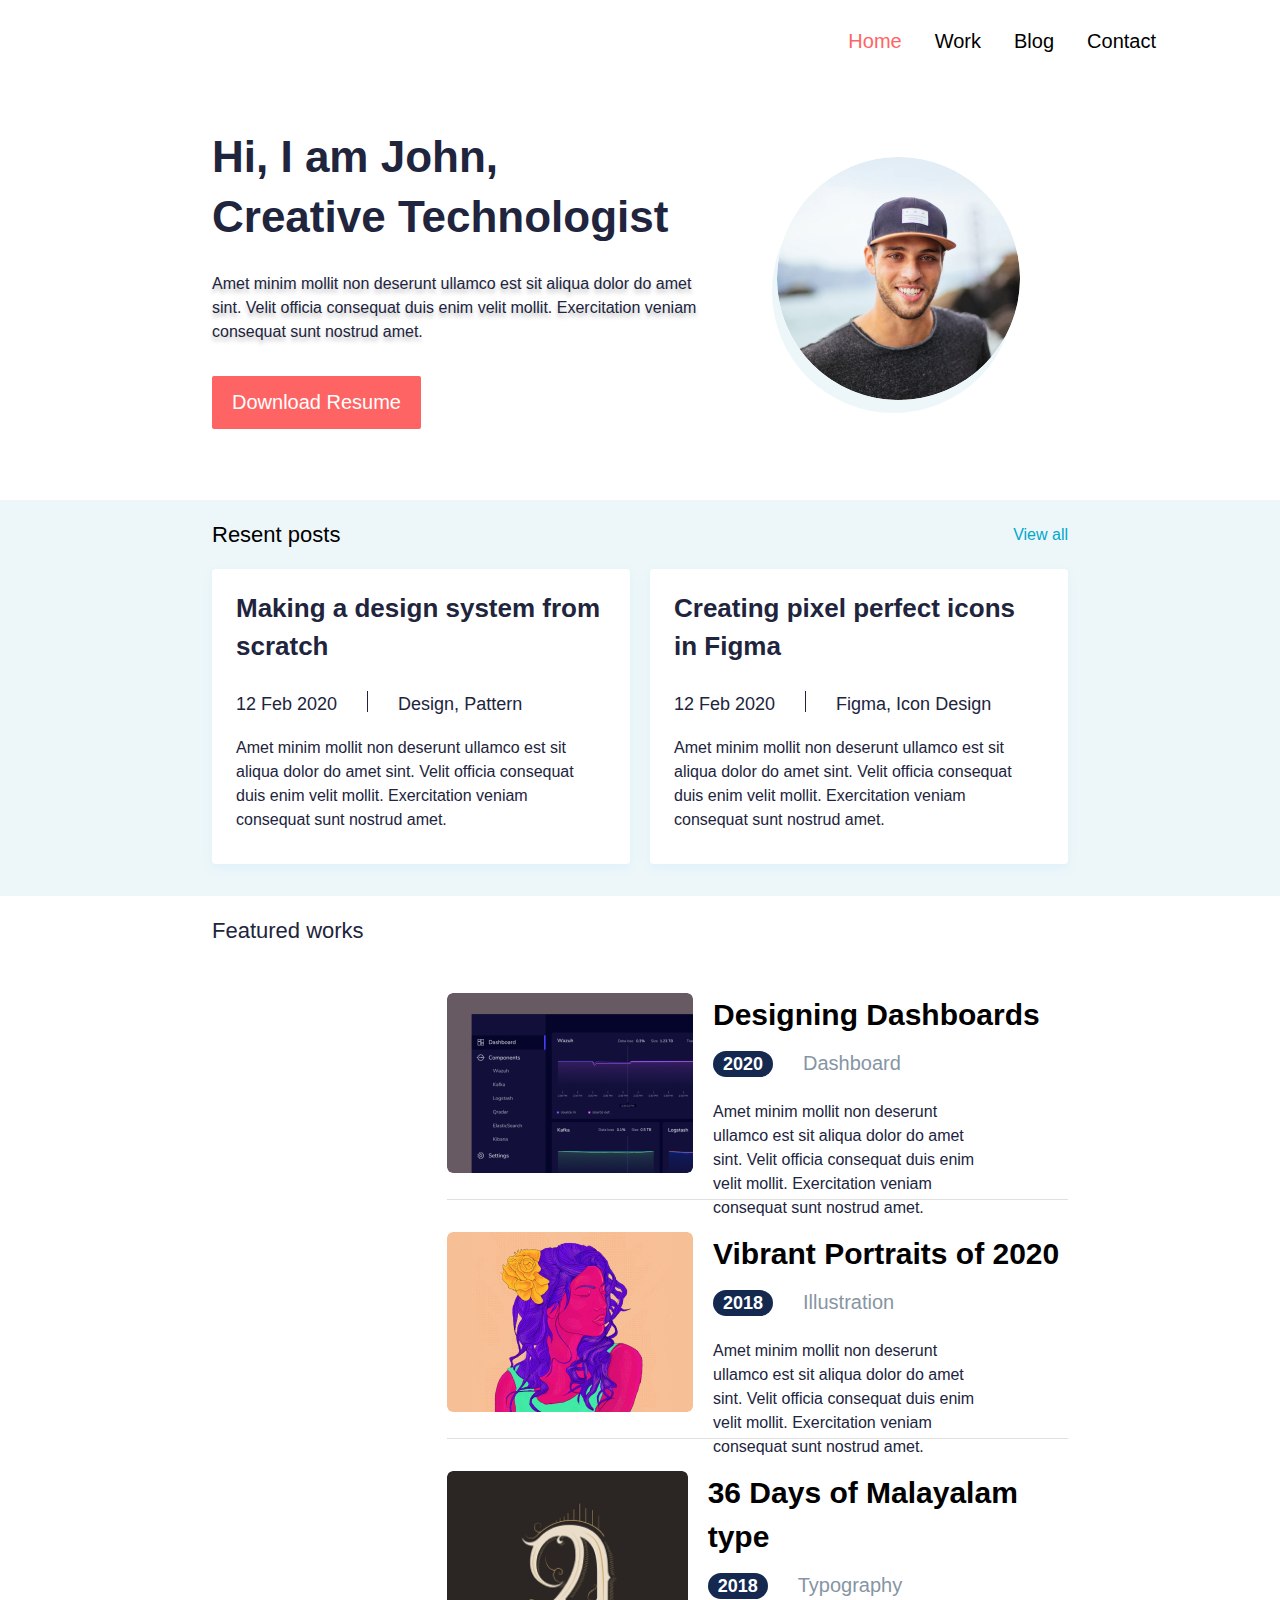
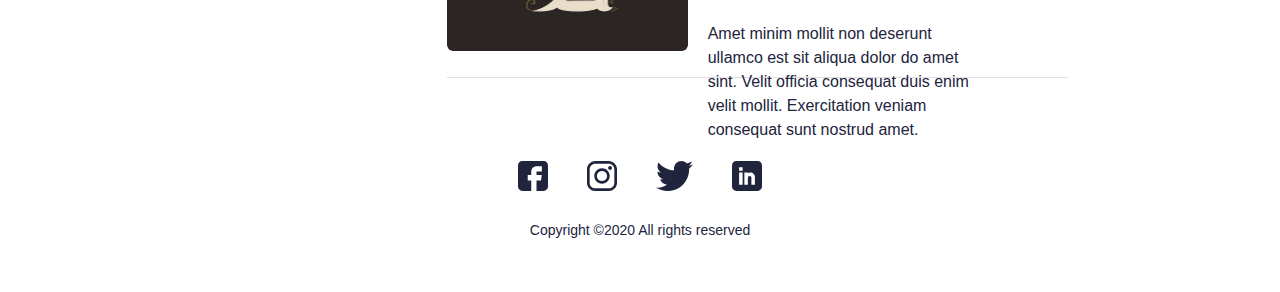
<file: index.html>
<!DOCTYPE html>
<html lang="en">
<head>
    <meta charset="UTF-8">
    <meta http-equiv="X-UA-Compatible" content="IE=edge">
    <meta name="viewport" content="width=device-width, initial-scale=1.0">
    <title>Document</title>
    <!-- <link rel="stylesheet" media='screen and (max-width: 375px)' href="css/style_mobile.css"> -->
    <!-- <link rel="stylesheet" href="css/style.css"> -->
    <!-- <link rel="stylesheet" href="css/style_mobile.css"> -->

    <link rel="stylesheet" media="screen and (min-width: 376px)" href="css/style.css">
    <link rel="stylesheet" media="screen and (max-width: 376px)" href="css/style_mobile.css">

    <!--The code snippet to guide me to the different break-points-->
    <!-- <link rel="stylesheet" media='screen and (min-width: 140px) and (max-width: 380px)' href="phone.css"/>
    <link rel="stylesheet" media='screen and (min-width: 381px) and (max-width: 700px)' href="tablet.css"/> -->
</head>
<body>
    <header>
        <nav>
            <a href="index.html" class = "active">Home</a>
            <a href="work.html">Work</a>
            <a href="blog.html">Blog</a>
            <a href="contact.html">Contact</a> 
        </nav>
        <!--mobile-->
        <div class="mobile_header">
            <img src="images/mobile_icon_menu.svg" alt="icon menu" class="icon_menu">
        </div>
        <!--end mobile-->
    </header>
    <div id="bl_in_container">
        <div id="block_one">
            <div id="cont_left">
                <h1 class="mob_h">Hi, I am John,<br> Creative Technologist</h1>
                <p id="inform">Amet minim mollit non deserunt ullamco est sit aliqua dolor do amet sint. Velit officia consequat duis enim velit mollit. Exercitation veniam consequat sunt nostrud amet.</p>
                <button type="button">Download Resume</button>
            </div>
            <div id="cont_right">
                <img src="images/avatar.png" alt="Avatar" class="avatar mob_avatar">
            </div>
        </div>
    </div>
    <!-- Block2 "Recent Posts", where we have blue background with two small cards -->
    <div id="bl_container">
        <div id="block_two">
            <div class="shapka_small">
                <p class="twenty-two">Resent posts</p>
                <a id="link_view" href="view_all.html">View all</a>
            </div>
            <div id="two_cards">
                <div class="card_bare">
                    <h3>Making a design system from scratch</h3>
                    <div class="date_subj">
                        <p class="slightly_bigger">12 Feb 2020</p>
                        <div class="separator"></div>
                        <p class="slightly_bigger">Design, Pattern</p>
                    </div>
                    <p class="text_card">Amet minim mollit non deserunt ullamco est sit aliqua dolor do amet sint. Velit officia consequat duis enim velit mollit. Exercitation veniam consequat sunt nostrud amet.</p>
                </div>
                <div class="card_bare last">
                    <h3>Creating pixel perfect icons in Figma</h3>
                    <div class="date_subj">
                        <p class="slightly_bigger">12 Feb 2020</p>
                        <div class="separator"></div>
                        <p class="slightly_bigger">Figma, Icon Design</p>
                    </div>
                    <p class="text_card">Amet minim mollit non deserunt ullamco est sit aliqua dolor do amet sint. Velit officia consequat duis enim velit mollit. Exercitation veniam consequat sunt nostrud amet.</p>
                </div>
            </div>
        </div>
    </div>
     <!--Block3 "Featured Works" -->
    <div id="block_three">
        <div class="shapka_small" id="seco">
            <p class="twenty-two_dop">Featured works</p>
        </div>
        <div id="card_container">
            <div class="card_featured_work">
                <img src="images/featured1.png" alt="featured work one" class="featured">
                <div class="card_right">
                    <h2 class="h_two_mobile">Designing Dashboards</h2>
                    <p class="round_date">2020</p>
                    <p class="twenty_grey">Dashboard</p>
                    <p class="sm_text">Amet minim mollit non deserunt ullamco est sit aliqua dolor do amet sint. Velit officia consequat duis enim velit mollit. Exercitation veniam consequat sunt nostrud amet.</p>
                </div>
            </div>
            <div class="card_featured_work two">
                <img src="images/featured2.png" alt="featured work two" class="featured">  
                <div class="card_right">
                    <h2>Vibrant Portraits of 2020</h2>
                    <p class="round_date">2018</p>
                    <p class="twenty_grey">Illustration</p>
                    <p class="sm_text">Amet minim mollit non deserunt ullamco est sit aliqua dolor do amet sint. Velit officia consequat duis enim velit mollit. Exercitation veniam consequat sunt nostrud amet.</p>
                </div>
            </div>
            <div class="card_featured_work three">
                <img src="images/featured3.png" alt="featured work three" class="featured">  
                <div class="card_right">
                    <h2>36 Days of Malayalam type</h2>
                    <p class="round_date">2018</p>
                    <p class="twenty_grey">Typography</p>
                    <p class="sm_text">Amet minim mollit non deserunt ullamco est sit aliqua dolor do amet sint. Velit officia consequat duis enim velit mollit. Exercitation veniam consequat sunt nostrud amet.</p>
                </div>
            </div>
        </div>    
    </div>
    <footer>
        <div class="socials">
            <img src="images/i1_fb.svg" alt="facebook icon" class="social_media">
            <img src="images/i2_insta.svg" alt="instagram icon" class="social_media">
            <img src="images/i3_twitter.svg" alt="twitter icon" class="social_media">
            <img src="images/i4_linkedin.svg" alt="linkedin icon" class="social_media" id="last">
        </div>
        <p class="copyr">Copyright ©2020 All rights reserved </p>
    </footer>
</body>
</html>
</file>
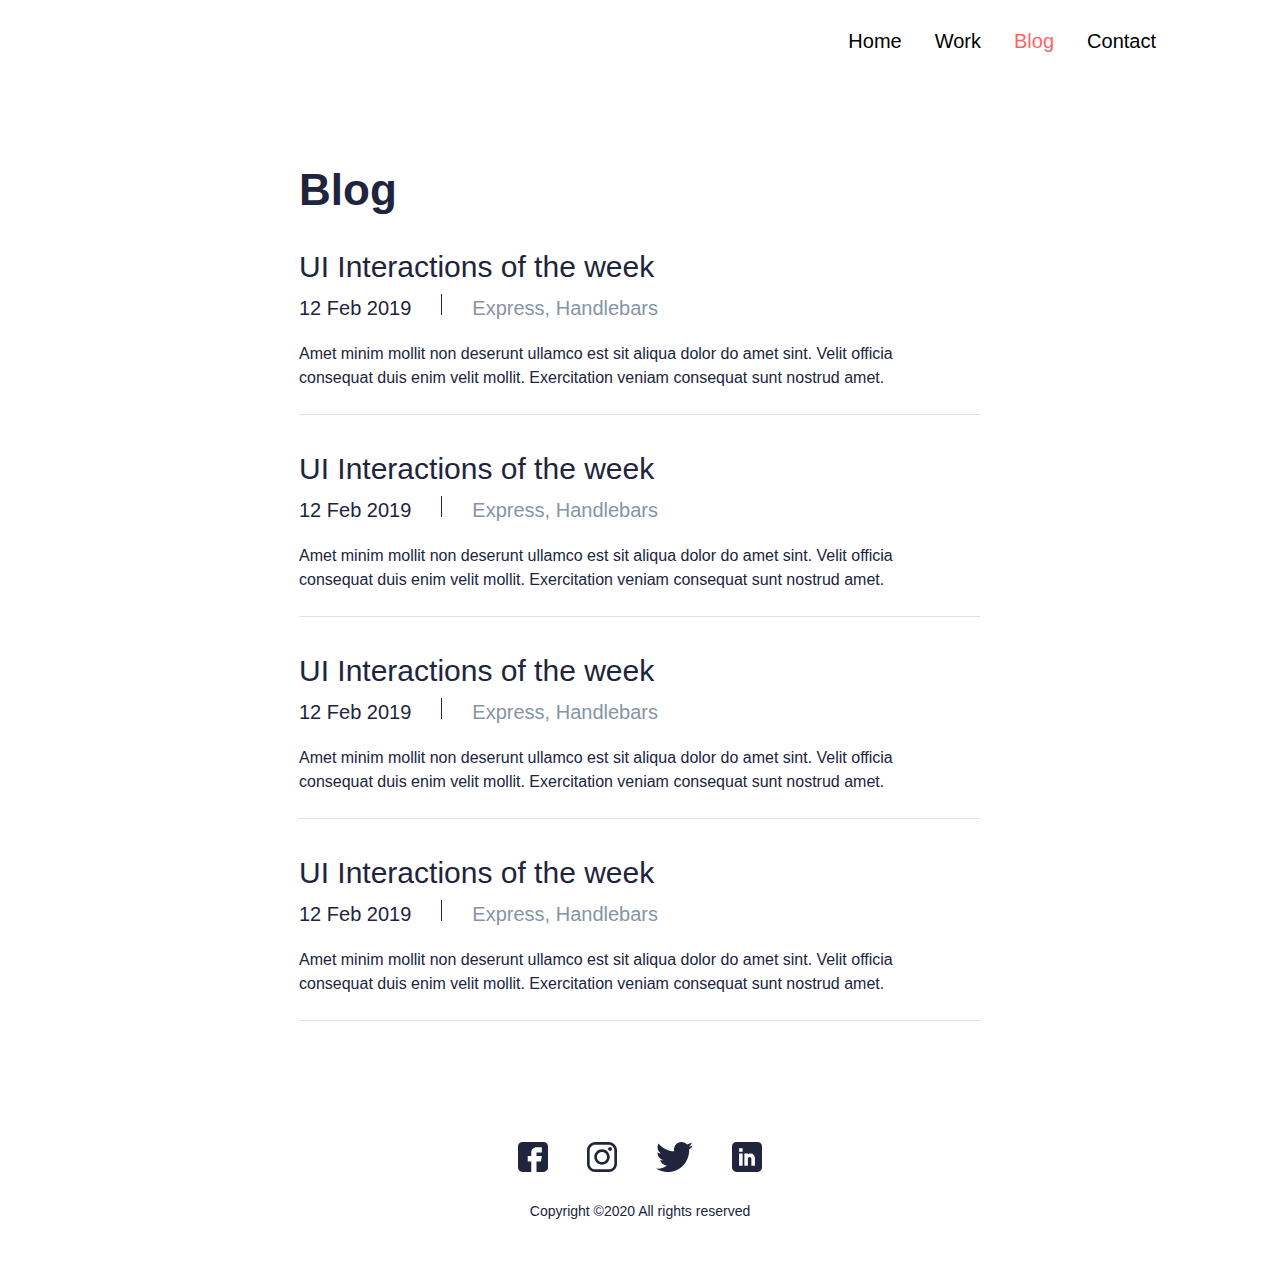
<file: blog.html>
<!DOCTYPE html>
<html lang="en">
<head>
    <meta charset="UTF-8">
    <meta http-equiv="X-UA-Compatible" content="IE=edge">
    <meta name="viewport" content="width=device-width, initial-scale=1.0">
    <title>Document</title>
    <!-- <link rel="stylesheet" href="css/style.css"> -->
    <!-- <link rel="stylesheet" href="css/style_mobile.css"> -->

    <link rel="stylesheet" media="screen and (min-width: 376px)" href="css/style.css">
    <link rel="stylesheet" media="screen and (max-width: 376px)" href="css/style_mobile.css">
</head>
<body>
    <header>
        <nav>
            <a href="index.html">Home</a>
            <a href="work.html">Work</a>
			<a href="blog.html" class = "active">Blog</a>
			<a href="contact.html">Contact</a> 
        </nav>
        <!--mobile-->
        <div class="mobile_header">
            <img src="images/mobile_icon_menu.svg" alt="icon menu" class="icon_menu">
        </div>
        <!--end mobile-->
    </header>
    <h1 class="page_title">Blog</h1>
    <div id="Block_card_container">
        <div class="Block_card">
            <h4>UI Interactions of the week</h4>
            <div class="date_subj">
                <p class="slightly_bigger20">12 Feb 2019</p>
                <div class="separator"></div>
                <p class="slightly_bigger20 light">Express, Handlebars</p>
            </div>
            <p class="text_card otstup">Amet minim mollit non deserunt ullamco est sit aliqua dolor do amet sint. Velit officia consequat duis enim velit mollit. Exercitation veniam consequat sunt nostrud amet.</p>
        </div>
        <div class="Block_card">
            <h4>UI Interactions of the week</h4>
            <div class="date_subj">
                <p class="slightly_bigger20">12 Feb 2019</p>
                <div class="separator"></div>
                <p class="slightly_bigger20 light">Express, Handlebars</p>
            </div>
            <p class="text_card otstup">Amet minim mollit non deserunt ullamco est sit aliqua dolor do amet sint. Velit officia consequat duis enim velit mollit. Exercitation veniam consequat sunt nostrud amet.</p>
        </div>
        <div class="Block_card">
            <h4>UI Interactions of the week</h4>
            <div class="date_subj">
                <p class="slightly_bigger20">12 Feb 2019</p>
                <div class="separator"></div>
                <p class="slightly_bigger20 light">Express, Handlebars</p>
            </div>
            <p class="text_card otstup">Amet minim mollit non deserunt ullamco est sit aliqua dolor do amet sint. Velit officia consequat duis enim velit mollit. Exercitation veniam consequat sunt nostrud amet.</p>
        </div>
        <div class="Block_card">
            <h4>UI Interactions of the week</h4>
            <div class="date_subj">
                <p class="slightly_bigger20">12 Feb 2019</p>
                <div class="separator"></div>
                <p class="slightly_bigger20 light">Express, Handlebars</p>
            </div>
            <p class="text_card otstup">Amet minim mollit non deserunt ullamco est sit aliqua dolor do amet sint. Velit officia consequat duis enim velit mollit. Exercitation veniam consequat sunt nostrud amet.</p>
        </div>
    </div>

    <footer class="f_bl">
        <div class="socials">
            <img src="images/i1_fb.svg" alt="facebook icon" class="social_media">
            <img src="images/i2_insta.svg" alt="instagram icon" class="social_media">
            <img src="images/i3_twitter.svg" alt="twitter icon" class="social_media">
            <img src="images/i4_linkedin.svg" alt="linkedin icon" class="social_media" id="last">
        </div>
        <p class="copyr">Copyright ©2020 All rights reserved </p>
    </footer>
</body>
</html>
</file>
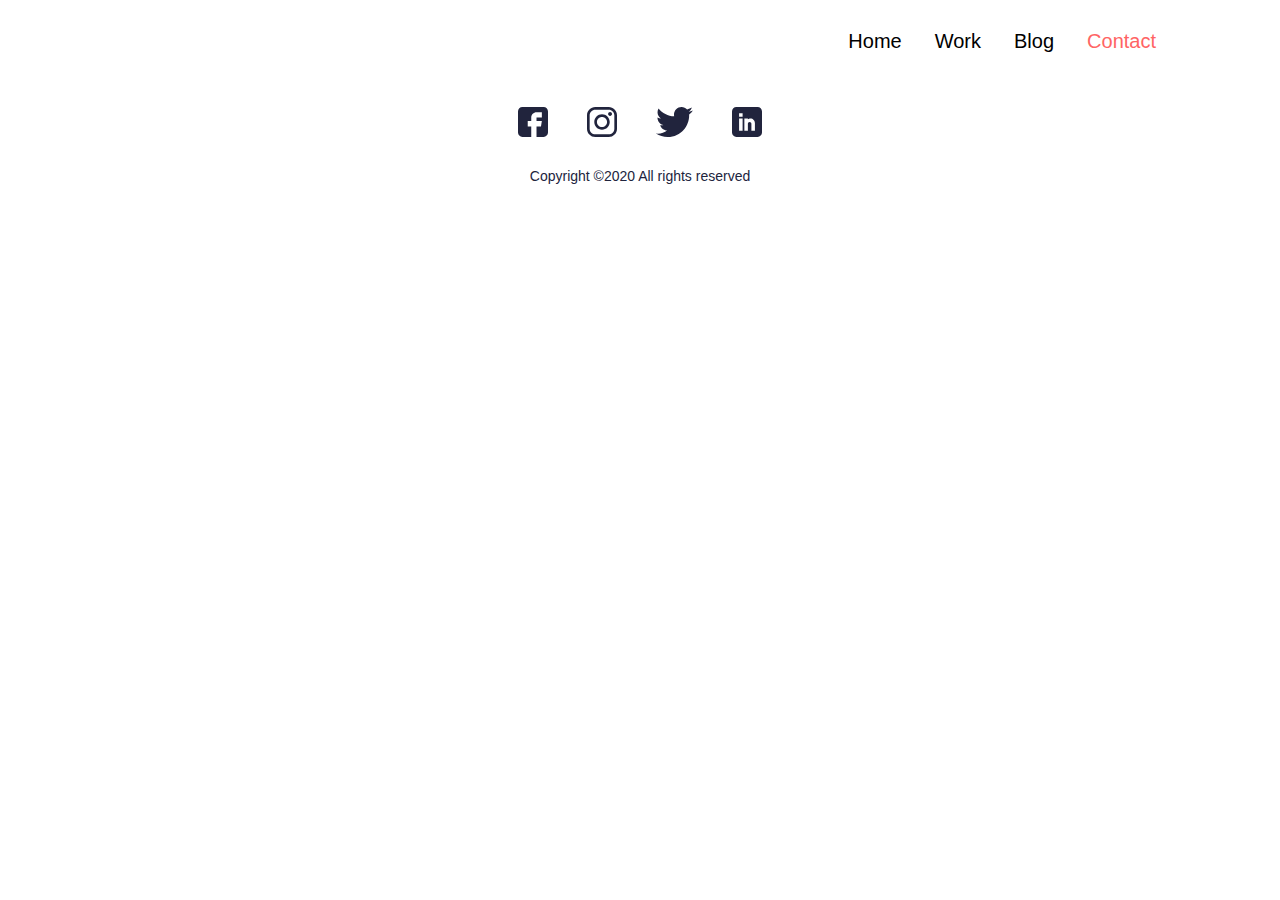
<file: contact.html>
<!DOCTYPE html>
<html lang="en">
<head>
    <meta charset="UTF-8">
    <meta http-equiv="X-UA-Compatible" content="IE=edge">
    <meta name="viewport" content="width=device-width, initial-scale=1.0">
    <title>Document</title>
    <!-- <link rel="stylesheet" href="css/style.css"> -->

    <link rel="stylesheet" media="screen and (min-width: 376px)" href="css/style.css">
    <link rel="stylesheet" media="screen and (max-width: 376px)" href="css/style_mobile.css">
</head>
<body>
    <header>
        <nav>
            <a href="index.html">Home</a>
            <a href="work.html">Work</a>
			<a href="blog.html">Blog</a>
			<a href="contact.html" class = "active">Contact</a> 
        </nav>
         <!--mobile-->
         <div class="mobile_header">
            <img src="images/mobile_icon_menu.svg" alt="icon menu" class="icon_menu">
        </div>
        <!--end mobile-->
    </header>
    
    <footer>
        <div class="socials">
            <img src="images/i1_fb.svg" alt="facebook icon" class="social_media">
            <img src="images/i2_insta.svg" alt="instagram icon" class="social_media">
            <img src="images/i3_twitter.svg" alt="twitter icon" class="social_media">
            <img src="images/i4_linkedin.svg" alt="linkedin icon" class="social_media" id="last">
        </div>
        <p class="copyr">Copyright ©2020 All rights reserved </p>
    </footer>
</body>
</html>
</file>
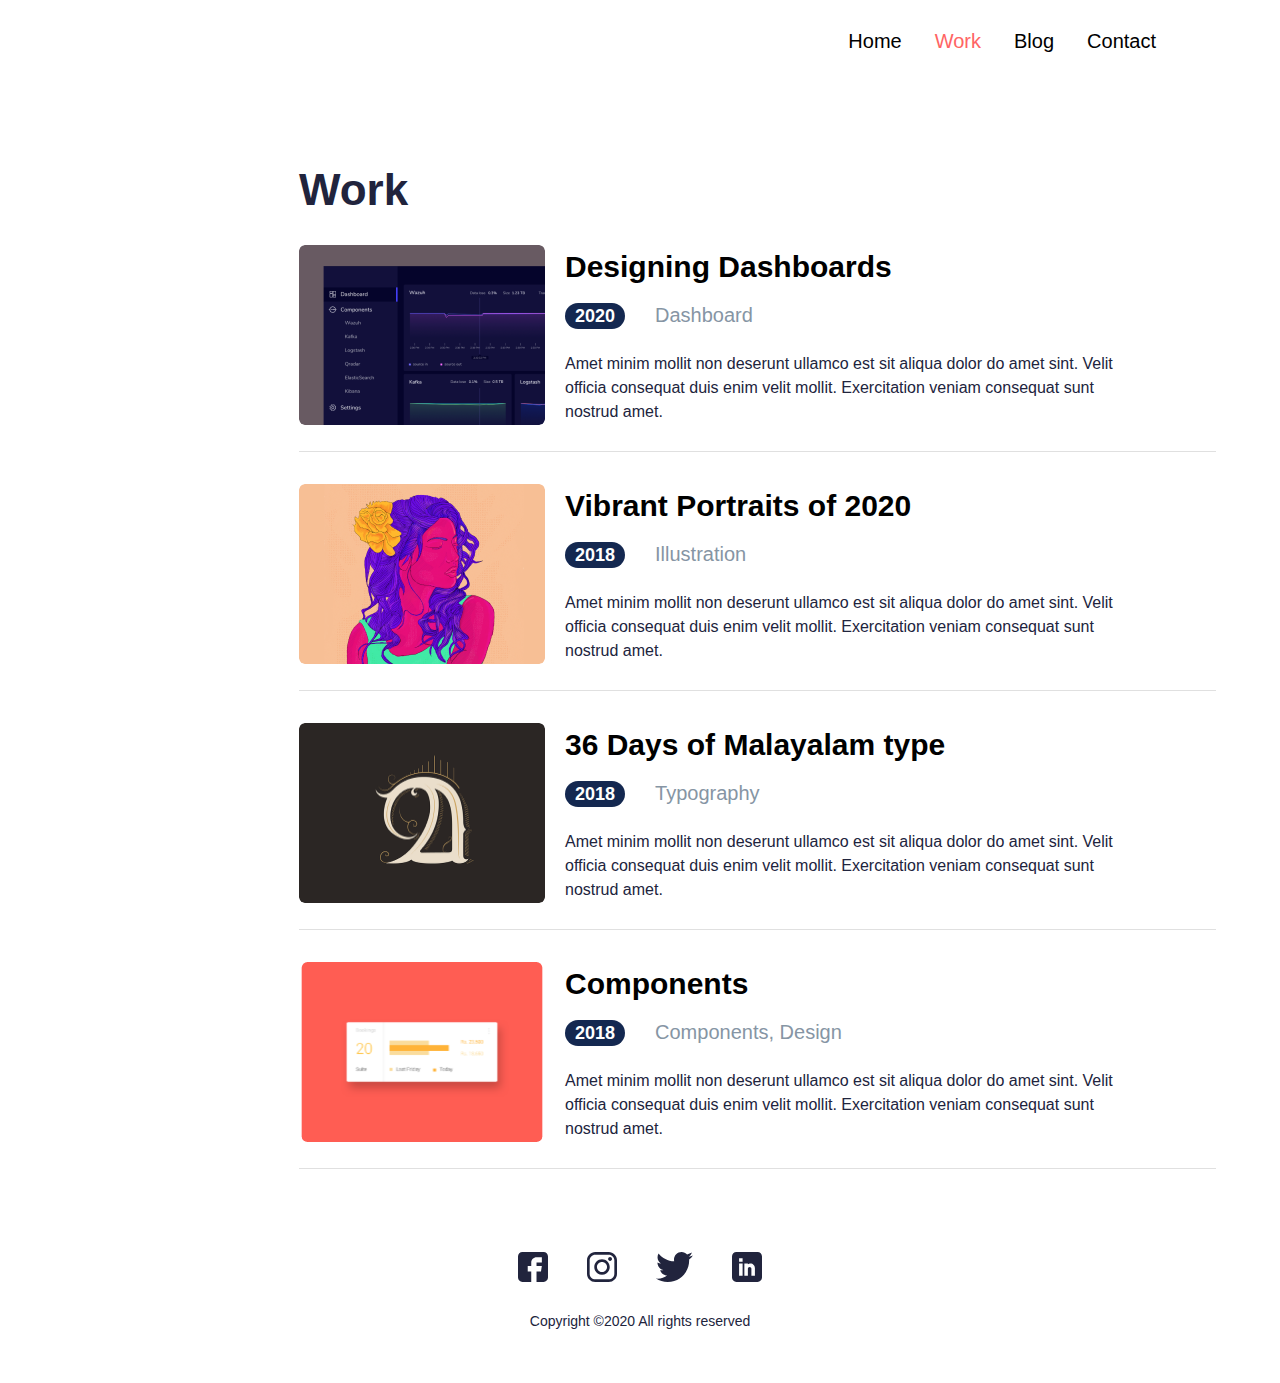
<file: work.html>
<!DOCTYPE html>
<html lang="en">
    <head>
        <meta charset="UTF-8">
        <meta http-equiv="X-UA-Compatible" content="IE=edge">
        <meta name="viewport" content="width=device-width, initial-scale=1.0">
        <title>Document</title>
        <!-- <link rel="stylesheet" href="css/style.css"> -->
        <!-- <link rel="stylesheet" href="css/style_mobile.css"> -->

        <link rel="stylesheet" media="screen and (min-width: 376px)" href="css/style.css">
        <link rel="stylesheet" media="screen and (max-width: 376px)" href="css/style_mobile.css">
    </head>
    <body>
        <header>
            <nav>
                <a href="index.html">Home</a>
                <a href="work.html" class = "active">Work</a>
                <a href="blog.html">Blog</a>
                <a href="contact.html">Contact</a> 
            </nav>
            <!--mobile-->
            <div class="mobile_header">
                <img src="images/mobile_icon_menu.svg" alt="icon menu" class="icon_menu">
            </div>
            <!--end mobile-->
        </header>
        <h1 class="page_title">Work</h1>
        <div id="card_container" class="container_work">
            <div class="card_featured_work" onclick="location.href='work_details.html';" style="cursor: pointer;">
                <img src="images/featured1.png" alt="case 1" class="featured">
                <div class="card_right">
                    <h2 class="work">Designing Dashboards</h2>
                    <p class="round_date w">2020</p>
                    <p class="twenty_grey">Dashboard</p>
                    <p class="sm_text">Amet minim mollit non deserunt ullamco est sit aliqua dolor do amet sint. Velit officia consequat duis enim velit mollit. Exercitation veniam consequat sunt nostrud amet.</p>
                </div>
            </div>
            <div class="card_featured_work cardless">
                <img src="images/featured2.png" alt="case 2" class="featured">  
                <div class="card_right">
                    <h2 class="work">Vibrant Portraits of 2020</h2>
                    <p class="round_date w">2018</p>
                    <p class="twenty_grey">Illustration</p>
                    <p class="sm_text">Amet minim mollit non deserunt ullamco est sit aliqua dolor do amet sint. Velit officia consequat duis enim velit mollit. Exercitation veniam consequat sunt nostrud amet.</p>
                </div>
            </div>
            <div class="card_featured_work cardless">
                <img src="images/featured3.png" alt="case 3" class="featured">  
                <div class="card_right">
                    <h2 class="work">36 Days of Malayalam type</h2>
                    <p class="round_date">2018</p>
                    <p class="twenty_grey">Typography</p>
                    <p class="sm_text">Amet minim mollit non deserunt ullamco est sit aliqua dolor do amet sint. Velit officia consequat duis enim velit mollit. Exercitation veniam consequat sunt nostrud amet.</p>
                </div>
            </div>
            <div class="card_featured_work cardless">
                <img src="images/featured4.svg" alt="case 4" class="featured">  
                <div class="card_right">
                    <h2 class="work">Components</h2>
                    <p class="round_date">2018</p>
                    <p class="twenty_grey">Components, Design</p>
                    <p class="sm_text">Amet minim mollit non deserunt ullamco est sit aliqua dolor do amet sint. Velit officia consequat duis enim velit mollit. Exercitation veniam consequat sunt nostrud amet.</p>
                </div>
            </div>
            <div class="card_featured_work cardlessM">
                <img src="images/featured5.svg" alt="case 5" class="featured">  
                <div class="card_right">
                    <h2 class="work">Designing Landing pages</h2>
                    <p class="round_date">2020</p>
                    <p class="twenty_grey">Website</p>
                    <p class="sm_text">Amet minim mollit non deserunt ullamco est sit aliqua dolor do amet sint. Velit officia consequat duis enim velit mollit. Exercitation veniam consequat sunt nostrud amet.</p>
                </div>
            </div>
        </div>  
       
        <footer>
            <div class="socials">
                <img src="images/i1_fb.svg" alt="facebook icon" class="social_media">
                <img src="images/i2_insta.svg" alt="instagram icon" class="social_media">
                <img src="images/i3_twitter.svg" alt="twitter icon" class="social_media">
                <img src="images/i4_linkedin.svg" alt="linkedin icon" class="social_media" id="last">
            </div>
            <p class="copyr">Copyright ©2020 All rights reserved </p>
        </footer>
    </body>
</html>
</file>
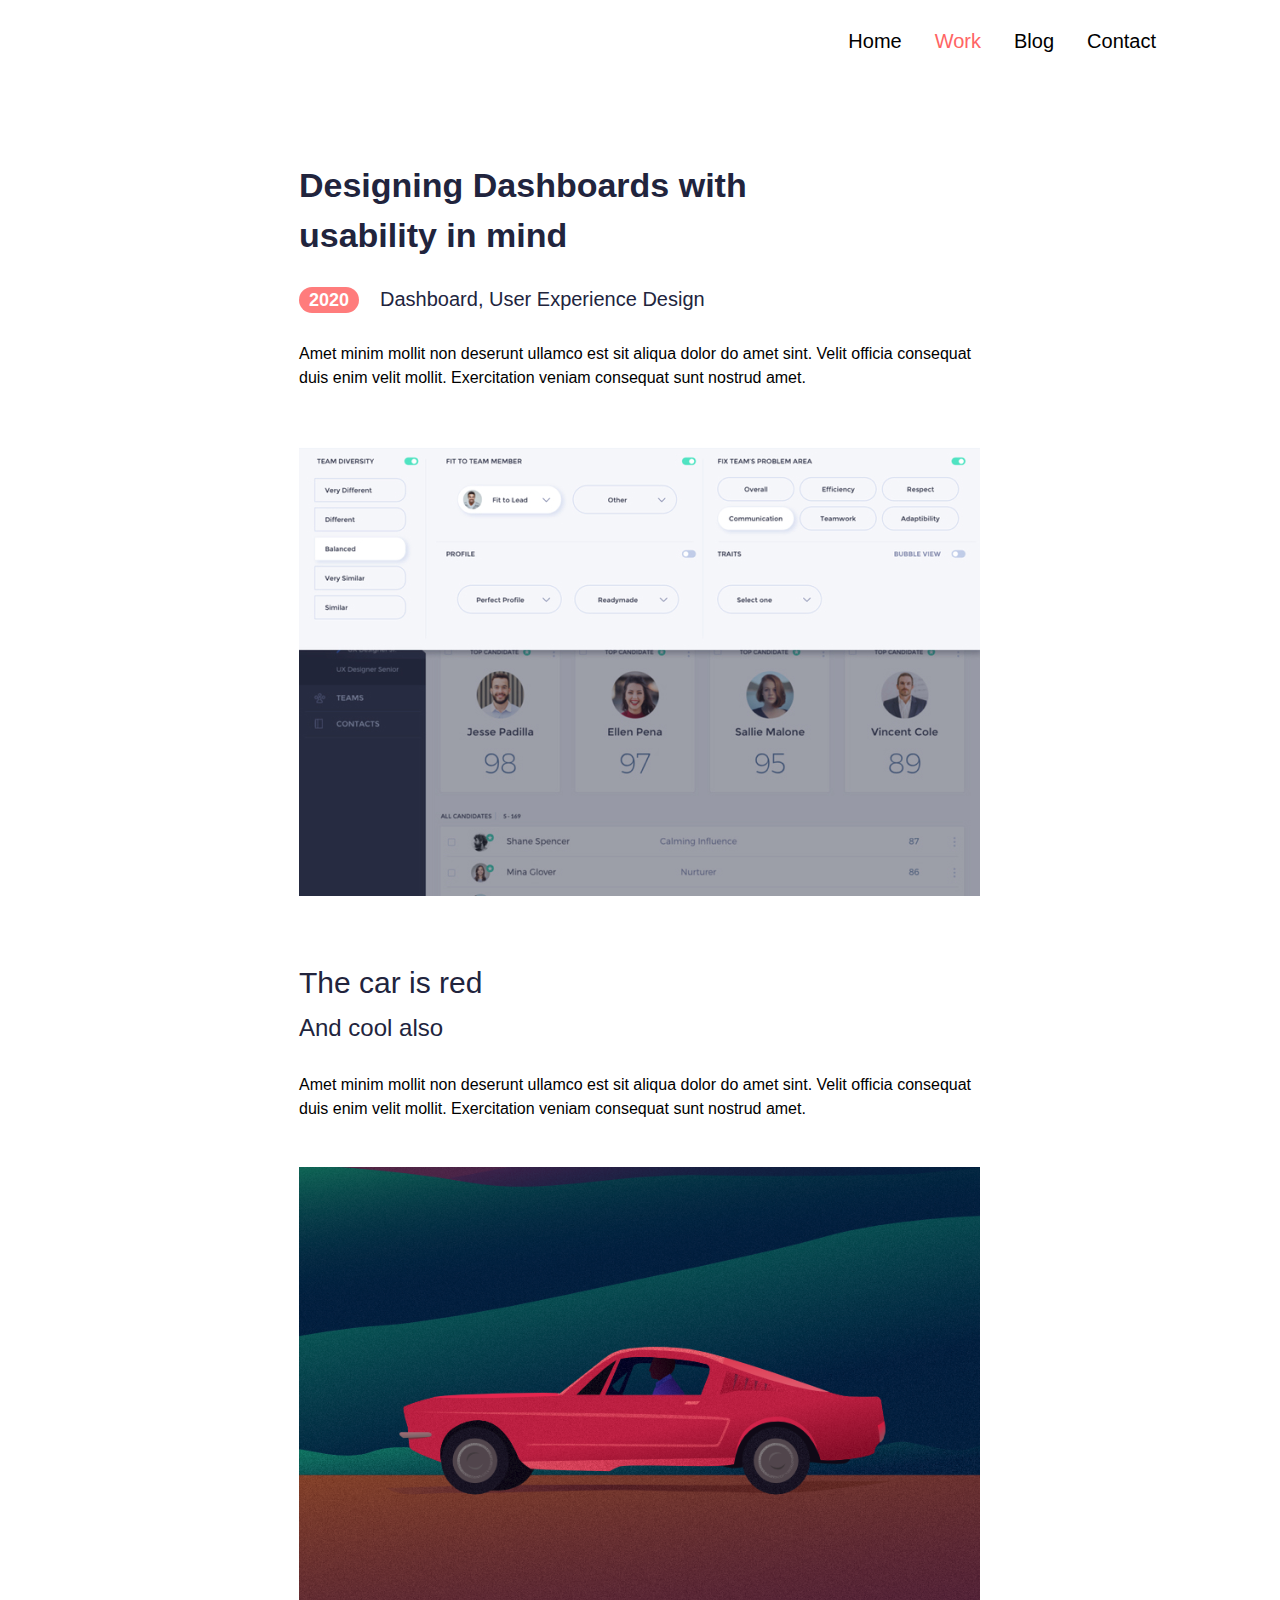
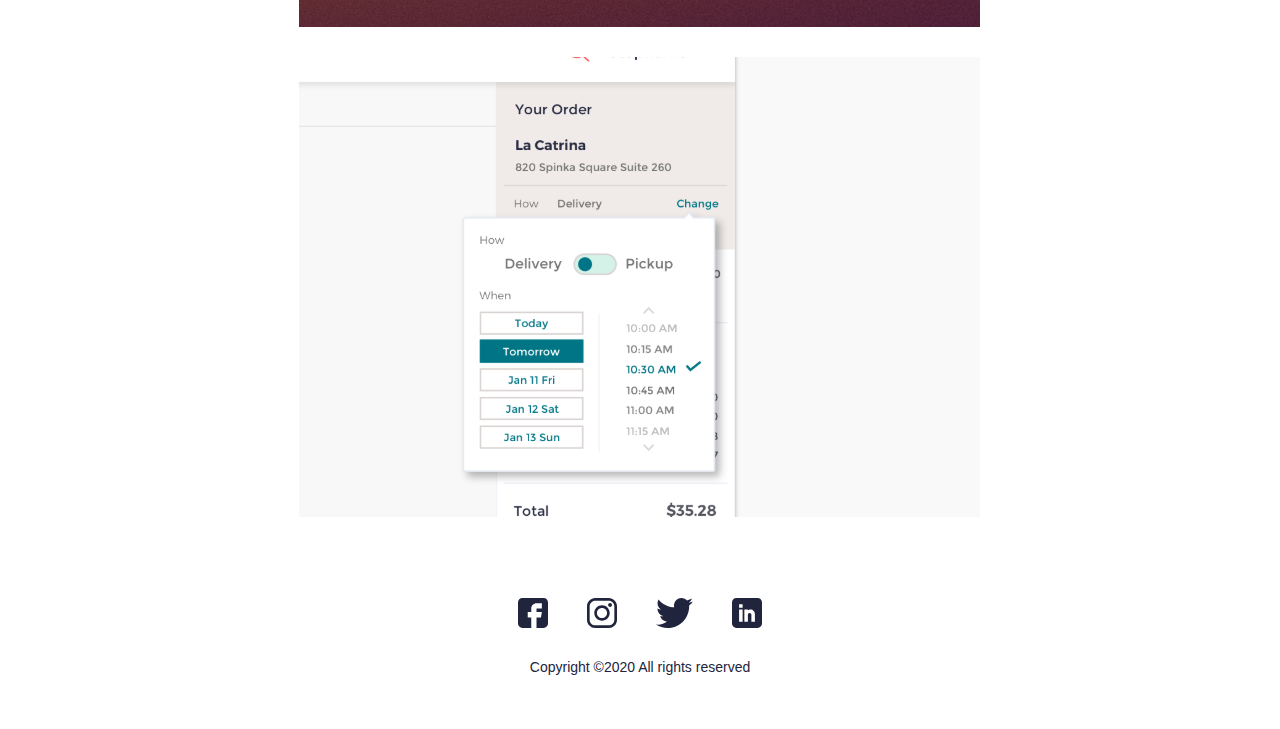
<file: work_details.html>
<!DOCTYPE html>
<html lang="en">
    <head>
        <meta charset="UTF-8">
        <meta http-equiv="X-UA-Compatible" content="IE=edge">
        <meta name="viewport" content="width=device-width, initial-scale=1.0">
        <title>Document</title>
        <!-- <link rel="stylesheet" href="css/style.css"> -->
        <!-- <link rel="stylesheet" href="css/style_mobile.css"> -->

        <link rel="stylesheet" media="screen and (min-width: 376px)" href="css/style.css">
        <link rel="stylesheet" media="screen and (max-width: 376px)" href="css/style_mobile.css">
    </head>
    <body>
        <header>
            <nav>
                <a href="index.html">Home</a>
                <a href="work.html" class = "active">Work</a>
                <a href="blog.html">Blog</a>
                <a href="contact.html">Contact</a> 
            </nav>
             <!--mobile-->
            <div class="mobile_header">
                <img src="images/mobile_icon_menu.svg" alt="icon menu" class="icon_menu">
            </div>
            <!--end mobile-->            
        </header>
        <div class="details_container">
            <h1 class="page_title thirtyfour">Designing Dashboards with usability in mind</h1>
            <div id="detail_1">
                <div class="date_line">
                    <p class="round_date det">2020</p>
                    <p class="subj subjDet">Dashboard, User Experience Design</p>
                </div>
                <p class="length">Amet minim mollit non deserunt ullamco est sit aliqua dolor do amet sint. Velit officia consequat duis enim velit mollit. Exercitation veniam consequat sunt nostrud amet.</p>
            </div>
            <img src="images/details_pic1.jpg" alt="screenshot of the dahsboard" class="detail_pics">
            <h4 id="after_pic">The car is red</h4>
            <h5>And cool also</h5>
            <p class="length">Amet minim mollit non deserunt ullamco est sit aliqua dolor do amet sint. Velit officia consequat duis enim velit mollit. Exercitation veniam consequat sunt nostrud amet.</p>
            <img src="images/details_pic2.svg" alt="illustration of the red car" class="detail_pics">
            <img src="images/details_pic3.svg" alt="delivery screenshot" class="detail_pics three">
        </div>
       
        <footer id="footer_details">
            <div class="socials">
                <img src="images/i1_fb.svg" alt="facebook icon" class="social_media">
                <img src="images/i2_insta.svg" alt="instagram icon" class="social_media">
                <img src="images/i3_twitter.svg" alt="twitter icon" class="social_media">
                <img src="images/i4_linkedin.svg" alt="linkedin icon" class="social_media" id="last">
            </div>
            <p class="copyr">Copyright ©2020 All rights reserved </p>
        </footer>
    </body>
</html>
</file>
<file: css/style_mobile.css>
/*to reset css from the default settings*/
html, body, div, span, applet, object, iframe,
h1, h2, h3, h4, h5, h6, p, blockquote, pre,
a, abbr, acronym, address, big, cite, code,
del, dfn, em, img, ins, kbd, q, s, samp,
small, strike, strong, sub, sup, tt, var,
b, u, i, center,
dl, dt, dd, ol, ul, li,
fieldset, form, label, legend,
table, caption, tbody, tfoot, thead, tr, th, td,
article, aside, canvas, details, embed, 
figure, figcaption, footer, header, hgroup, 
menu, nav, output, ruby, section, summary,
time, mark, audio, video {
	margin: 0;
	padding: 0;
	border: 0;
	font-size: 100%;
	font: inherit;
	vertical-align: baseline;
}
/* HTML5 display-role reset for older browsers */
article, aside, details, figcaption, figure, 
footer, header, hgroup, menu, nav, section {
	display: block;
}
body {
	line-height: 1;
}
ol, ul {
	list-style: none;
}
blockquote, q {
	quotes: none;
}
blockquote:before, blockquote:after,
q:before, q:after {
	content: '';
	content: none;
}
table {
	border-collapse: collapse;
	border-spacing: 0;
}
/* End of the reset*/
body{
    max-width:375px;
    /* border: 1px solid #FF6464; */
    font-family: 'Heebo', sans-serif;
    font-style: normal;
    color: #21243D;
    /* background: rgb(185, 185, 185); */
    margin: 0 auto;
    /* border:1px solid black; */
}
nav{
    display:none;
}
.mobile_header{
    height: 50px;
    /* background-color:bisque; */
    display: flex;
    justify-content: flex-end;
    align-items: center;
    padding-right: 18px;
}
.icon_menu{
    width: 30px;
    height: 18px;
    left: 327px;
    top: 16px;
}
#block_one{
display:flex;
flex-direction: column-reverse;
align-items: center;
}
#cont_left{
	/* width:40%; */
	/* background-color: rgb(235, 100, 23); */
	display:flex;
    flex-direction: column;
	align-items:center;
	/* align-items: center; */
}
h1.mob_h{
    font-family: 'Heebo', sans-serif;
    font-style: normal;
    font-weight: 700;
    font-size: 32px;
    line-height: 40px;
    text-align: center;
    color: #21243D;
    max-width: 216px;
    margin-bottom: 21px;
}
#inform{
    max-width: 328px;
    font-weight: 400;
    font-size: 16px;
    line-height: 24px;
    text-align: center;
    margin-bottom: 27px;
}
button{
	background-color: #FF6464;
	padding:12px 20px 12px 20px;	
	/* padding:9px 20px 17px 20px; */
	font-family: 'Heebo', sans-serif;
	font-style: normal;
	font-weight: 500;
	font-size: 20px;
	line-height: 29px;
	color: #FFFFFF;
	border-style: none;
	border-radius: 2px;
	/* min-width: ; */
    margin-bottom: 58px;
	
}
.avatar{
    margin-top: 33px;
    margin-bottom: 34px;
    width:170px;
    height:170px;
    border-radius: 50%;
	box-shadow: -5px 7px 
	#EDF7FA;
}
/* Block 2, Recent Posts */
#bl_container{
    background-color: #EDF7FA;
	/* width:100vw; */
	height:auto;
}
.twenty-two{
    text-align: center;
    padding: 18px 0 16px 0;
    font-weight: 400;
    font-size: 18px;
    line-height: 26px;
}
#link_view{
    display:none;
}
#two_cards{
	display:flex;
    flex-direction: column;
    align-items: center;
	justify-content: space-between;
    gap: 17px;
	/* height: 327px; */
	/* gap:20px; */
}
.card_bare {
	width: 354px;
    /* height: 266px; */
	background: #FFFFFF;
	box-shadow: 0px 4px 10px rgba(187, 225, 250, 0.25);
	border-radius: 4px;
	box-sizing: border-box;
	/* padding: 20px 24px; */
    padding: 12px 20px 18px 20px;
}
.card_bare.last{
    margin-bottom: 38px;
}

h3{
	font-family: 'Heebo', sans-serif;
	font-style: bold;
	font-weight: 700;
    font-size: 22px;
    line-height: 30px;
	margin-bottom:12px;
}
.date_subj{
	display: flex;
	justify-content: flex-start;
	gap:30px;
	margin-bottom:19px;
    align-items: center;
}
.separator{
	width:1px;
	height:13px;
	background-color: #21243D;
}
.slightly_bigger{
    font-family: 'Heebo',sans-serif;
    font-style: normal;
    font-weight: 400;
    font-size: 16px;
    line-height: 24px;
}
.text_card{
    font-weight: 400;
    font-size: 16px;
    line-height: 24px;  
}
/* Block3 "Featured" */
/* #block_three{
    background-color: rgb(220, 156, 202);
} */
.twenty-two_dop{
    font-weight: 400;
    font-size: 18px;
    line-height: 26px;
    text-align: center;
    padding: 20px 0;
}
.card_featured_work{
    display:flex;
    flex-direction: column;
    padding-left: 18px;
    /* align-items: center; */
    /* background-color: aqua; */
    border-bottom: 1px solid #E0E0E0;
    padding-bottom: 17px;;
	/* margin-bottom: 32px; */
    
}
img.featured{
    max-width: 339px;
    min-height: 230px;
}
.h_two_mobile{
    font-weight: 700;
    font-size: 24px;
    line-height: 30px;
    padding: 16px 0;
}
p.round_date{
	display: inline-block;
	font-family: 'Heebo', sans-serif;
	font-style: normal;
	font-weight: 900;
    font-size: 16px;
    line-height: 24px;
	color:#FFFFFF;
	background-color: #142850;
	padding: 0 10px;
	border-radius: 16px;
	margin-right: 22px;
    
}
p.round_date.w{
    font-weight: 900;
    font-size: 16px;
    line-height: 24px;
}
p.twenty_grey{
	display: inline-block;
	font-family: 'Heebo', sans-serif;
	font-style: normal;
	font-style: normal;
    font-weight: 400;
    font-size: 16px;
    line-height: 24px;
	color: #8695A4;
}
.sm_text{
	font-family: 'Heebo', sans-serif;
	font-style: normal;
	font-weight: 400;
	font-size: 16px;
	line-height: 24px;
	/* padding-right: 84px; */
	margin-top: 25px;
}
.card_featured_work.two, .card_featured_work.three{
    display: none;
}
/* end Featured*/

/*Footer*/
footer{
	display:flex;
	flex-direction: column;
	height:182px;
	/* background-color:yellow; */
	justify-content: center;
	align-items: center;
    margin-top: 70px;;
}

.socials{
	margin-bottom: 26px;
	/* display:flex;
	justify-content: center; */
	/* max-width:232px; */
	/* flex-basis: 232px; */
	/* align-content: center; */
}
.social_media{
	margin-right: 35px;
}
#last{
	margin-right: 0px;
}
.copyr{
	font-family: 'Heebo', sans-serif;
	font-style: normal;
	font-weight: 400;
	font-size: 14px;
	line-height: 21px;
	text-align: center;
	color: #21243D;
}
/* Styling BLOG PAGE*/
.page_title{
	margin: 32px 0 0 235px;
    padding-bottom: 24px;
}
#Block_card_container{
	/* background-color: pink; */
	/* margin-left:235px; */
    margin-left:0;
	display: flex;
	flex-direction: column;
	align-items: flex-start;
	padding: 0px;
	gap:32px;
}
.Block_card{
	border-bottom: 1px solid #E0E0E0;
	max-width:681px;
}
h4{
	font-family: 'Heebo', sans-serif;
	font-style: normal;
	font-weight: 500;
    font-size: 26px;
    line-height: 38px;
	color: #21243D;
	margin-bottom:5px;
}
.slightly_bigger20 {
	font-family: 'Heebo', sans-serif;
	font-style: normal;
    font-weight: 400;
    font-size: 16px;
    line-height: 24px;
	color: #21243D;
}
.light{
	color: #8695A4;
}
p.text_card.otstup{
	padding-bottom: 24px;
}
.f_bl{
	margin-top: 70px;
}

/*Work Detalis page*/
h1.page_title.thirtyfour {
	font-family: 'Heebo', sans-serif;
    color: red;
	font-style: normal;
	font-weight: 700;
	font-size: 34px;
	line-height: 50px;
	color: #21243D;
	display:inline-block;
	max-width: 506px;
	/* margin-bottom: 30px; */
}
.details_container{
	margin-left:235px;	
}
p.round_date.det{
	background-color: #FF7C7C;
	display:inline-block;
	margin-right: 17px;
}
.subj{
	display:inline-block;
	font-family: 'Heebo', sans-serif;
	font-style: normal;
	font-weight: 400;
	font-size: 20px;
	line-height: 29px;
	color: #21243D;
}
.length{
	display: inline-block;
	font-family: 'Heebo', sans-serif;
	font-style: normal;
	font-weight: 400;
	font-size: 16px;
	line-height: 24px;
	color: #000000;
	/* width: 681px; */
    width: 339px;
	margin: 28px 0 46px 0;
}
#after_pic{
	margin-top:34px;
}
h5{
	font-family: 'Heebo', sans-serif;
	font-style: normal;
	font-weight: 500;
	font-size: 24px;
	line-height: 35px;
	color: #21243D;
}
.detail_pics.three{
	margin: 23px 0;
}
/* BLOG PAGE MOBILE */
#Block_card_container{
    padding-left: 18px;
}
.page_title{
    font-weight: 700;
    font-size: 30px;
    line-height: 44px;
    padding-left: 18px;
    margin-left:0;
}
/* WORK PAGE MOBILE */
h2.work{
    margin-bottom: 16px;
    font-weight: 700;
    font-size: 24px;
    line-height: 30px; 
    padding-top: 17px;
}
.cardless{
    display: none;
}
.card_featured_work{
    margin-bottom: 22px;
}
/* WORK DETAIL MOBILE */

.details_container{
    margin-left: 0;
    padding-left: 18px;
}
.subjDet{
    display: inline-block;
    width: 262px;
}
.date_line{
    display: flex;
    align-items: baseline;
}
h1.page_title.thirtyfour{
    font-weight: 700;
    font-size: 30px;
    line-height: 44px;
    padding-left: 0;
}
.detail_pics{
    width: 339px;
}
h5{
    font-weight: 500;
    font-size: 20px;
    line-height: 29px;
}
#footer_details{
    margin-top: 7px;
}
</file>
<file: css/style.css>
/*to reset css from the default settings*/
html, body, div, span, applet, object, iframe,
h1, h2, h3, h4, h5, h6, p, blockquote, pre,
a, abbr, acronym, address, big, cite, code,
del, dfn, em, img, ins, kbd, q, s, samp,
small, strike, strong, sub, sup, tt, var,
b, u, i, center,
dl, dt, dd, ol, ul, li,
fieldset, form, label, legend,
table, caption, tbody, tfoot, thead, tr, th, td,
article, aside, canvas, details, embed, 
figure, figcaption, footer, header, hgroup, 
menu, nav, output, ruby, section, summary,
time, mark, audio, video {
	margin: 0;
	padding: 0;
	border: 0;
	font-size: 100%;
	font: inherit;
	vertical-align: baseline;
}
/* HTML5 display-role reset for older browsers */
article, aside, details, figcaption, figure, 
footer, header, hgroup, menu, nav, section {
	display: block;
}
body {
	line-height: 1;
}
ol, ul {
	list-style: none;
}
blockquote, q {
	quotes: none;
}
blockquote:before, blockquote:after,
q:before, q:after {
	content: '';
	content: none;
}
table {
	border-collapse: collapse;
	border-spacing: 0;
}
/* End of the reset*/

nav, #block_one, #block_two, #block_three, footer{
	/* background-color: lightcyan; */
	margin:0 60px 0 60px;
}
#block_one, #block_two, #block_three, footer{
	margin:0 148px;
}
body{
	margin:0 auto;
    width:1152px;
	/* width:80vw; */
	min-width: 650px;
    /* background-color: mistyrose; */
}
/* removing the mobile rules*/
.mobile_header{
	display: none;
}
a{
text-decoration: none;
}
p{
color: #21243D;
}

/* The styling itself starts here*/
/* Importing google fonts*/
/* @import url('https://fonts.googleapis.com/css2?family=Heebo:wght@500&display=swap'); */
@import url('https://fonts.googleapis.com/css2?family=Heebo:wght@400;500;700;900&display=swap');


/* Starting the styling*/
/* #bl_in_container{
	height:595px;
} */
header{
	height:56px;
}

nav a{
	padding-left:33px;
	font-family: 'Heebo', sans-serif;
	font-style: normal;
	font-weight: 500;
	font-size: 20px;
	line-height: 29px;
	text-align: right;
	color: #000000;
}
.active{
	color:#FF6464;
}
nav{
	padding-top: 27px;
	display: flex;
	justify-content:flex-end;
	flex-wrap: wrap;
}

/*Block 1 styling*/
#block_one {
	display:flex;
	padding-top:71px;
	padding-bottom:71px;
	/* height: 539px; */
	/* background-color: goldenrod; */
	align-items: center;
	gap:10px;
}
#cont_left {
	width:60%;
}
#cont_right{
	width:40%;
	/* background-color: rgb(235, 100, 23); */
	display:flex;
	justify-content:center;
	align-items: center;
}
h1{
	font-family: 'Heebo', sans-serif;
	font-style: normal;
	font-weight: 700;
	font-size: 44px;
	line-height: 60px;
	color: #21243D;
	padding-bottom:25px;
	/* padding-right: 24px; */
}
/*text with shadow below*/
#inform{
	font-family: 'Heebo', sans-serif;
	font-style: normal;
	font-weight: 400;
	font-size: 16px;
	line-height: 24px;
	color: #21243D;
	text-shadow: 0px 4px 4px rgba(0, 0, 0, 0.25);
	padding-bottom: 32px;
}
button{
	background-color: #FF6464;
	padding:12px 20px 12px 20px;	
	/* padding:9px 20px 17px 20px; */
	font-family: 'Heebo', sans-serif;
	font-style: normal;
	font-weight: 500;
	font-size: 20px;
	line-height: 29px;
	color: #FFFFFF;
	border-style: none;
	border-radius: 2px;
	/* min-width: ; */
	
}
.avatar{
	width: 243px;
	height: 243px;
	border-radius: 50%;
	box-shadow: -5px 13px 
	#EDF7FA;
}
/* Styling for block2 "Recent Posts"*/
#bl_container{
	background-color: #EDF7FA;
	/* width:100vw; */
	margin-left:-148px;
	margin-right:-148px;
	height:auto;
}
#block_two{
	margin-left:296px;
	/* min-height:396px; */
	/* min-width:1152px; */
	/* background-color:pink; */
	width:856px;
	/* display:flex; */
}
.shapka_small{
	min-height: 69px;
	/* background-color: #a34f5a; */
	display:flex;
	justify-content: space-between;
	align-items:center;
}
p.twenty-two{
	font-family: 'Heebo', sans-serif;
	font-style: normal;
	font-weight: 400;
	font-size: 22px;
	color:#000000;
}
#link_view{
	font-family: 'Heebo', sans-serif;
	font-style: normal;
	font-weight: 400;
	font-size: 16px;
	line-height: 24px;
	color: #00A8CC;
}
#two_cards{
	display:flex;
	justify-content: space-between;
	height: 327px;
	/* gap:20px; */
}
.card_bare {
	width: 418px;
	height: 295px;
	background: #FFFFFF;
	box-shadow: 0px 4px 10px rgba(187, 225, 250, 0.25);
	border-radius: 4px;
	box-sizing: border-box;
	padding: 20px 24px;
}
h3{
	font-family: 'Heebo', sans-serif;
	font-style: bold;
	font-weight: 700;
	font-size: 26px;
	line-height: 38px;
	color: #21243D;
	margin-bottom:26px;
}
.date_subj{
	display: flex;
	justify-content: flex-start;
	gap:30px;
	margin-bottom:19px;
}
.separator{
	width:1px;
	height:21px;
	background-color: #21243D;
}
.slightly_bigger{
	font-family: 'Heebo', sans-serif;
	font-style: normal;
	font-weight: 400;
	font-size: 18px;
	line-height: 26px;
	color: #21243D;
}
.text_card{
	font-family: 'Heebo', sans-serif;
	font-style: normal;
	font-weight: 400;
	font-size: 16px;
	line-height: 24px;
	padding-right:27px;
}
#seco{
	margin-bottom: 28px;
}
/*Block 3 starts here*/
p.twenty-two_dop{
	font-family: 'Heebo', sans-serif;
	text-align: left;
	font-style: normal;
	font-weight: 400;
	font-size: 22px;
	line-height:69px;
}
/* Cards "Featured" vertically stacked*/

#card_container{
	display:flex;
	flex-direction: column;
	justify-content: flex-end;
	/* align-content:  flex-end; */
	/* background-color: blueviolet; */
}
.card_featured_work{
	display:flex;
	height:206px;
	gap:20px;
	/* background-color: #FF6464; */
	border-bottom: 1px solid #E0E0E0;
	margin-bottom: 32px;
	margin-left: 235px;
}
.featured{
	width: 246px;
	height: 180px;
	border-radius: 6px;
}
.card_right{
	width:70%;
}
h2{
	font-family: 'Heebo', sans-serif;
	font-style: normal;
	font-weight: 700;
	font-size: 30px;
	line-height: 44px;
	margin-bottom: 12px;
}
p.round_date{
	display: inline-block;
	font-family: 'Heebo', sans-serif;
	font-style: normal;
	font-weight: 900;
	font-size: 18px;
	line-height: 26px;
	color:#FFFFFF;
	background-color: #142850;
	padding: 0 10px;
	border-radius: 16px;
	margin-right: 26px;
}
p.twenty_grey{
	display: inline-block;
	font-family: 'Heebo', sans-serif;
	font-style: normal;
	font-weight: 400;
	font-size: 20px;
	line-height: 29px;
	color: #8695A4;
}
.sm_text{
	font-family: 'Heebo', sans-serif;
	font-style: normal;
	font-weight: 400;
	font-size: 16px;
	line-height: 24px;
	padding-right: 84px;
	margin-top: 22px;
}
/*Footer*/
footer{
	display:flex;
	flex-direction: column;
	height:182px;
	/* background-color:yellow; */
	justify-content: center;
	align-items: center;
}

.socials{
	margin-bottom: 26px;
	/* display:flex;
	justify-content: center; */
	/* max-width:232px; */
	/* flex-basis: 232px; */
	/* align-content: center; */
}
.social_media{
	margin-right: 35px;
}
#last{
	margin-right: 0px;
}
.copyr{
	font-family: 'Heebo', sans-serif;
	font-style: normal;
	font-weight: 400;
	font-size: 14px;
	line-height: 21px;
	text-align: center;
	color: #21243D;
}
/* Styling BLOG PAGE*/
.page_title{
	margin: 104px 0 0 235px;
}
#Block_card_container{
	/* background-color: pink; */
	margin-left:235px;
	display: flex;
	flex-direction: column;
	align-items: flex-start;
	padding: 0px;
	gap:32px;
}
.Block_card{
	border-bottom: 1px solid #E0E0E0;
	max-width:681px;
}
h4{
	font-family: 'Heebo', sans-serif;
	font-style: normal;
	font-weight:500;
	font-size: 30px;
	line-height: 44px;
	color: #21243D;
	margin-bottom:5px;
}
.slightly_bigger20 {
	font-family: 'Heebo', sans-serif;
	font-style: normal;
	font-weight: 400;
	font-size: 20px;
	line-height: 29px;
	color: #21243D;
}
.light{
	color: #8695A4;
}
p.text_card.otstup{
	padding-bottom: 24px;
}
.f_bl{
	margin-top: 70px;
}

/*Work Detalis page*/
h1.page_title.thirtyfour {
	font-family: 'Heebo', sans-serif;
	font-style: normal;
	font-weight: 700;
	font-size: 34px;
	line-height: 50px;
	color: #21243D;
	display:inline-block;
	max-width: 506px;
	margin-left: 0;
	/* margin-bottom: 30px; */
}
.details_container{
	margin-left:235px;	
}
p.round_date.det{
	background-color: #FF7C7C;
	display:inline-block;
	margin-right: 17px;
}
.subj{
	display:inline-block;
	font-family: 'Heebo', sans-serif;
	font-style: normal;
	font-weight: 400;
	font-size: 20px;
	line-height: 29px;
	color: #21243D;
}
.length{
	display: inline-block;
	font-family: 'Heebo', sans-serif;
	font-style: normal;
	font-weight: 400;
	font-size: 16px;
	line-height: 24px;
	color: #000000;
	width: 681px;
	margin: 28px 0 46px 0;
}
#after_pic{
	margin-top:62px;
}
h5{
	font-family: 'Heebo', sans-serif;
	font-style: normal;
	font-weight: 500;
	font-size: 24px;
	line-height: 35px;
	color: #21243D;
}
.detail_pics.three{
	margin: 27px 0;
}
.cardlessM{
	display: none;
}
</file>
